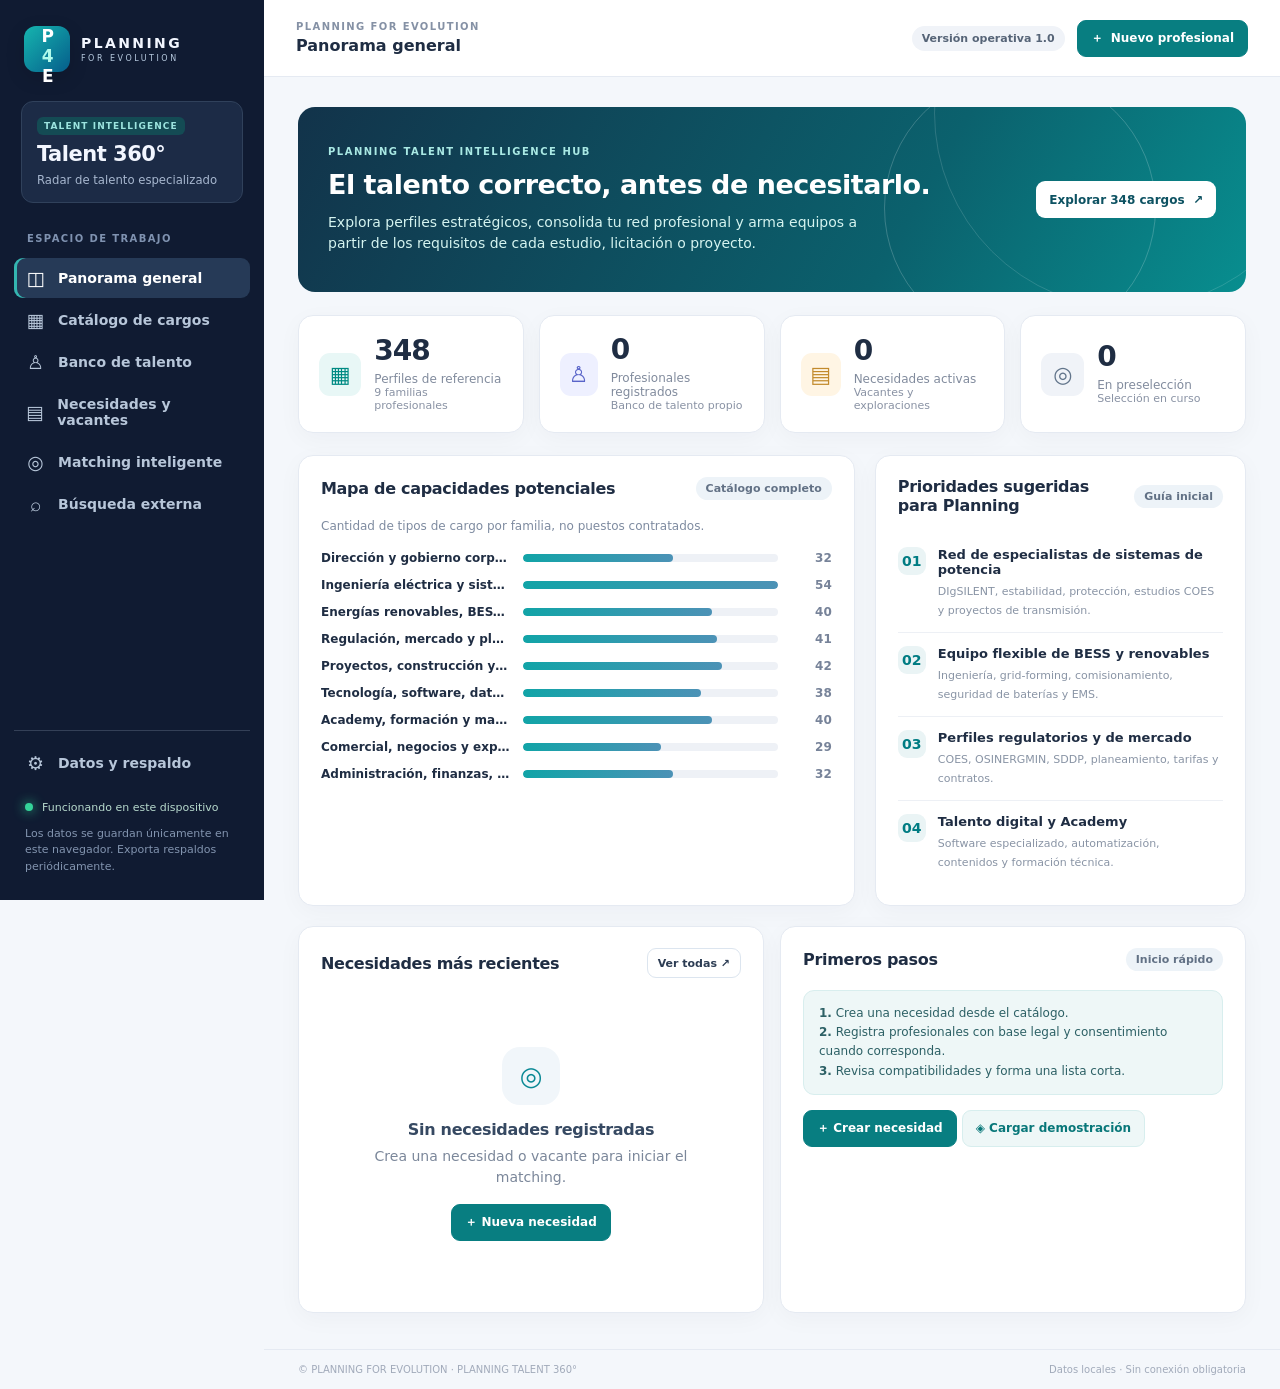
<file: index.html>
<!doctype html>
<html lang="es">
<head>
  <meta charset="utf-8">
  <meta name="viewport" content="width=device-width,initial-scale=1">
  <meta name="description" content="Planning Talent 360: catálogo de perfiles profesionales, banco de talento y comparación de requisitos de Planning for Evolution.">
  <meta http-equiv="refresh" content="0; url=./Planning_Talent_360.html">
  <title>Planning Talent 360° | Planning for Evolution</title>
</head>
<body>
  <p><a href="./Planning_Talent_360.html">Abrir Planning Talent 360°</a></p>
</body>
</html>
</file>
